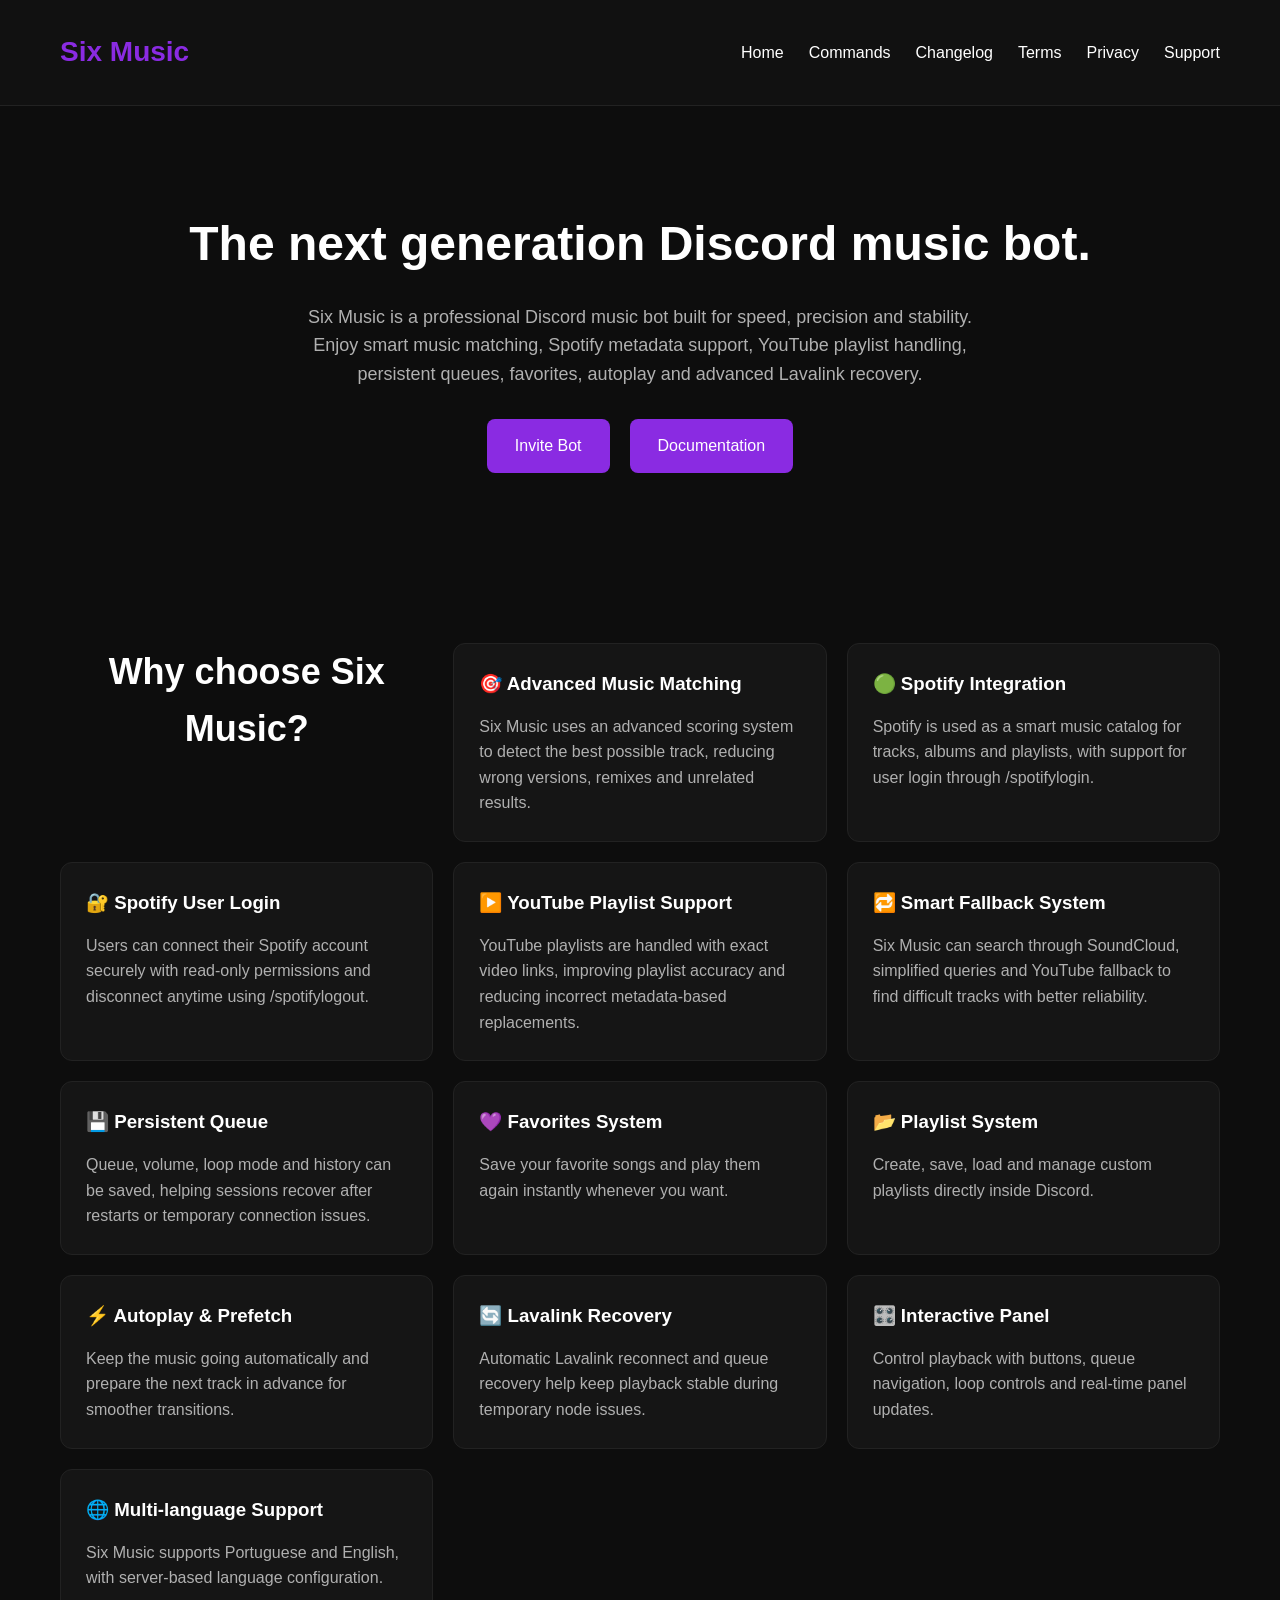
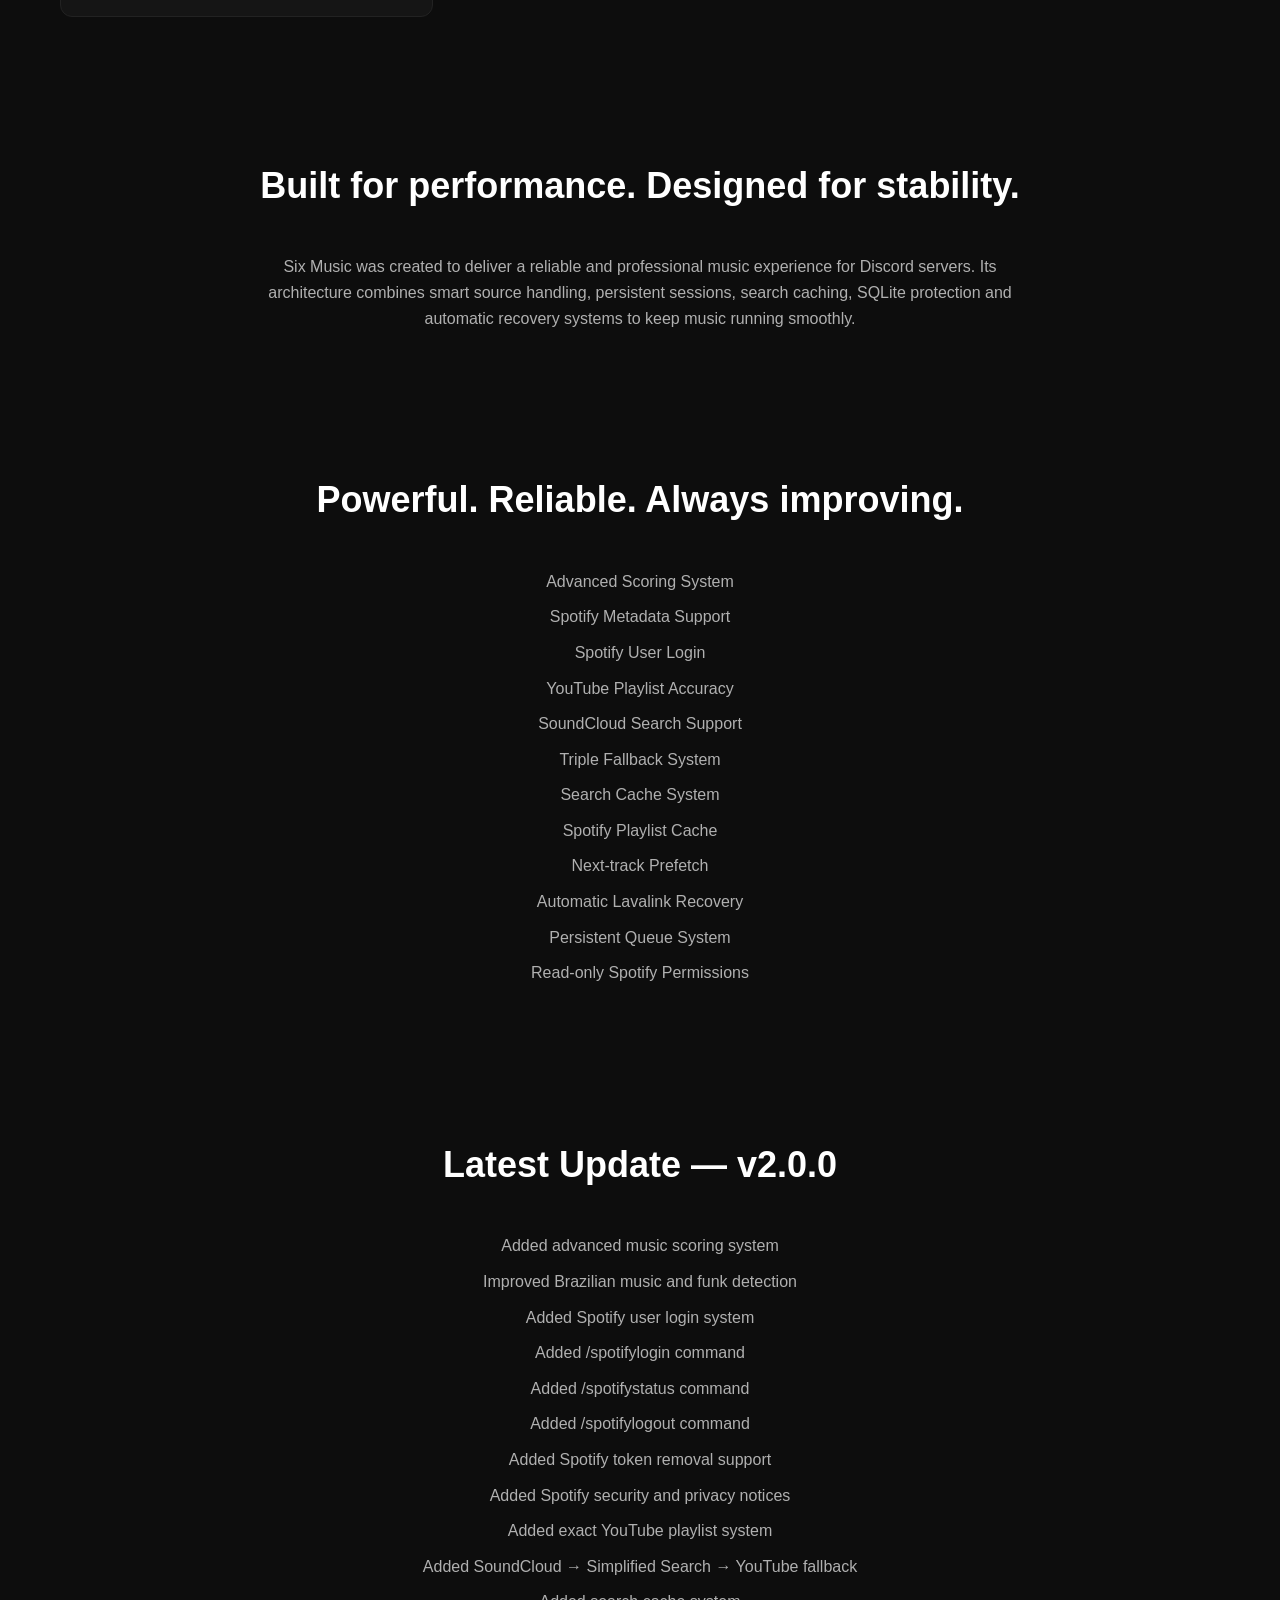
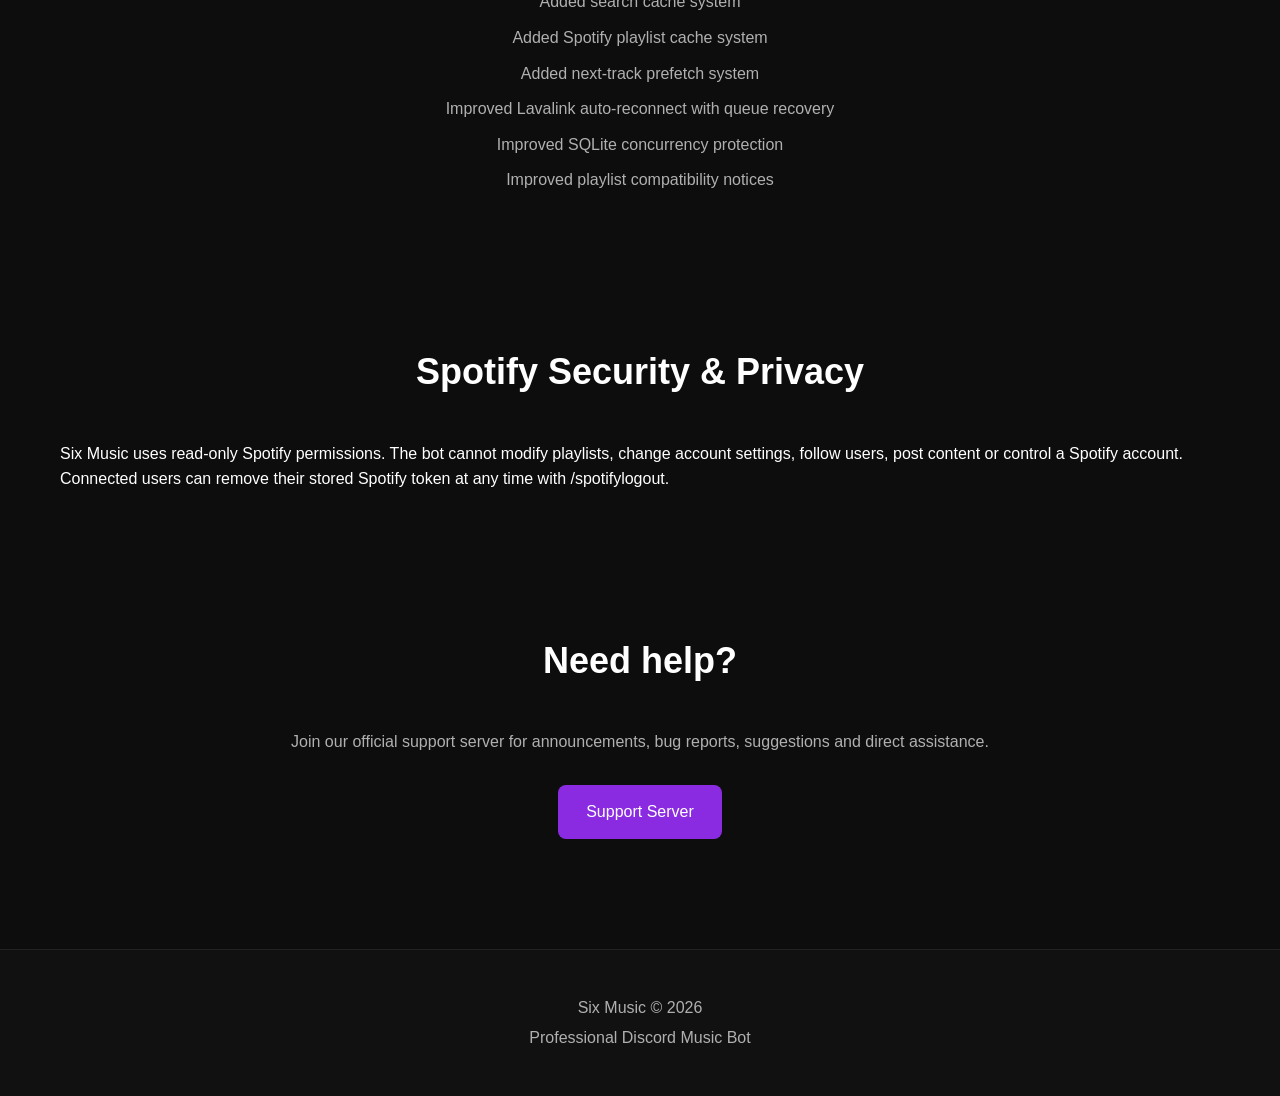
<file: index.html>
<!DOCTYPE html>
<html lang="en">
<head>
    <meta charset="UTF-8">
    <meta name="viewport" content="width=device-width, initial-scale=1.0">
    <title>Six Music</title>
    <link rel="stylesheet" href="style.css">
</head>
<body>

<header>
    <h1>Six Music</h1>
    <nav>
        <a href="index.html">Home</a>
        <a href="commands.html">Commands</a>
        <a href="changelog.html">Changelog</a>
        <a href="terms.html">Terms</a>
        <a href="privacy.html">Privacy</a>
        <a href="support.html">Support</a>
    </nav>
</header>

<section class="hero">
    <h2>The next generation Discord music bot.</h2>
    <p>
        Six Music is a professional Discord music bot built for speed, precision and stability.
        Enjoy smart music matching, Spotify metadata support, YouTube playlist handling,
        persistent queues, favorites, autoplay and advanced Lavalink recovery.
    </p>

    <div class="buttons">
        <a href="https://discord.com/oauth2/authorize?client_id=1349501846972137562&scope=bot%20applications.commands&permissions=0" target="_blank" rel="noopener noreferrer">
            Invite Bot
        </a>

        <a href="commands.html">
            Documentation
        </a>
    </div>
</section>

<section class="features">
    <h2>Why choose Six Music?</h2>

    <div class="card">
        <h3>🎯 Advanced Music Matching</h3>
        <p>
            Six Music uses an advanced scoring system to detect the best possible track,
            reducing wrong versions, remixes and unrelated results.
        </p>
    </div>

    <div class="card">
        <h3>🟢 Spotify Integration</h3>
        <p>
            Spotify is used as a smart music catalog for tracks, albums and playlists,
            with support for user login through /spotifylogin.
        </p>
    </div>

    <div class="card">
        <h3>🔐 Spotify User Login</h3>
        <p>
            Users can connect their Spotify account securely with read-only permissions
            and disconnect anytime using /spotifylogout.
        </p>
    </div>

    <div class="card">
        <h3>▶️ YouTube Playlist Support</h3>
        <p>
            YouTube playlists are handled with exact video links, improving playlist accuracy
            and reducing incorrect metadata-based replacements.
        </p>
    </div>

    <div class="card">
        <h3>🔁 Smart Fallback System</h3>
        <p>
            Six Music can search through SoundCloud, simplified queries and YouTube fallback
            to find difficult tracks with better reliability.
        </p>
    </div>

    <div class="card">
        <h3>💾 Persistent Queue</h3>
        <p>
            Queue, volume, loop mode and history can be saved, helping sessions recover after
            restarts or temporary connection issues.
        </p>
    </div>

    <div class="card">
        <h3>💜 Favorites System</h3>
        <p>
            Save your favorite songs and play them again instantly whenever you want.
        </p>
    </div>

    <div class="card">
        <h3>📂 Playlist System</h3>
        <p>
            Create, save, load and manage custom playlists directly inside Discord.
        </p>
    </div>

    <div class="card">
        <h3>⚡ Autoplay & Prefetch</h3>
        <p>
            Keep the music going automatically and prepare the next track in advance
            for smoother transitions.
        </p>
    </div>

    <div class="card">
        <h3>🔄 Lavalink Recovery</h3>
        <p>
            Automatic Lavalink reconnect and queue recovery help keep playback stable
            during temporary node issues.
        </p>
    </div>

    <div class="card">
        <h3>🎛️ Interactive Panel</h3>
        <p>
            Control playback with buttons, queue navigation, loop controls and real-time panel updates.
        </p>
    </div>

    <div class="card">
        <h3>🌐 Multi-language Support</h3>
        <p>
            Six Music supports Portuguese and English, with server-based language configuration.
        </p>
    </div>
</section>

<section class="about">
    <h2>Built for performance. Designed for stability.</h2>
    <p>
        Six Music was created to deliver a reliable and professional music experience for Discord servers.
        Its architecture combines smart source handling, persistent sessions, search caching,
        SQLite protection and automatic recovery systems to keep music running smoothly.
    </p>
</section>

<section class="stats">
    <h2>Powerful. Reliable. Always improving.</h2>
    <ul>
        <li>Advanced Scoring System</li>
        <li>Spotify Metadata Support</li>
        <li>Spotify User Login</li>
        <li>YouTube Playlist Accuracy</li>
        <li>SoundCloud Search Support</li>
        <li>Triple Fallback System</li>
        <li>Search Cache System</li>
        <li>Spotify Playlist Cache</li>
        <li>Next-track Prefetch</li>
        <li>Automatic Lavalink Recovery</li>
        <li>Persistent Queue System</li>
        <li>Read-only Spotify Permissions</li>
    </ul>
</section>

<section class="update">
    <h2>Latest Update — v2.0.0</h2>
    <ul>
        <li>Added advanced music scoring system</li>
        <li>Improved Brazilian music and funk detection</li>
        <li>Added Spotify user login system</li>
        <li>Added /spotifylogin command</li>
        <li>Added /spotifystatus command</li>
        <li>Added /spotifylogout command</li>
        <li>Added Spotify token removal support</li>
        <li>Added Spotify security and privacy notices</li>
        <li>Added exact YouTube playlist system</li>
        <li>Added SoundCloud → Simplified Search → YouTube fallback</li>
        <li>Added search cache system</li>
        <li>Added Spotify playlist cache system</li>
        <li>Added next-track prefetch system</li>
        <li>Improved Lavalink auto-reconnect with queue recovery</li>
        <li>Improved SQLite concurrency protection</li>
        <li>Improved playlist compatibility notices</li>
    </ul>
</section>

<section class="privacy">
    <h2>Spotify Security & Privacy</h2>
    <p>
        Six Music uses read-only Spotify permissions. The bot cannot modify playlists,
        change account settings, follow users, post content or control a Spotify account.
        Connected users can remove their stored Spotify token at any time with /spotifylogout.
    </p>
</section>

<section class="support">
    <h2>Need help?</h2>
    <p>
        Join our official support server for announcements, bug reports, suggestions and direct assistance.
    </p>

    <div class="buttons">
        <a href="https://discord.gg/Z2CR5yKR52" target="_blank" rel="noopener noreferrer">
            Support Server
        </a>
    </div>
</section>

<footer>
    <p>Six Music © 2026</p>
    <p>Professional Discord Music Bot</p>
</footer>

</body>
</html>
</file>
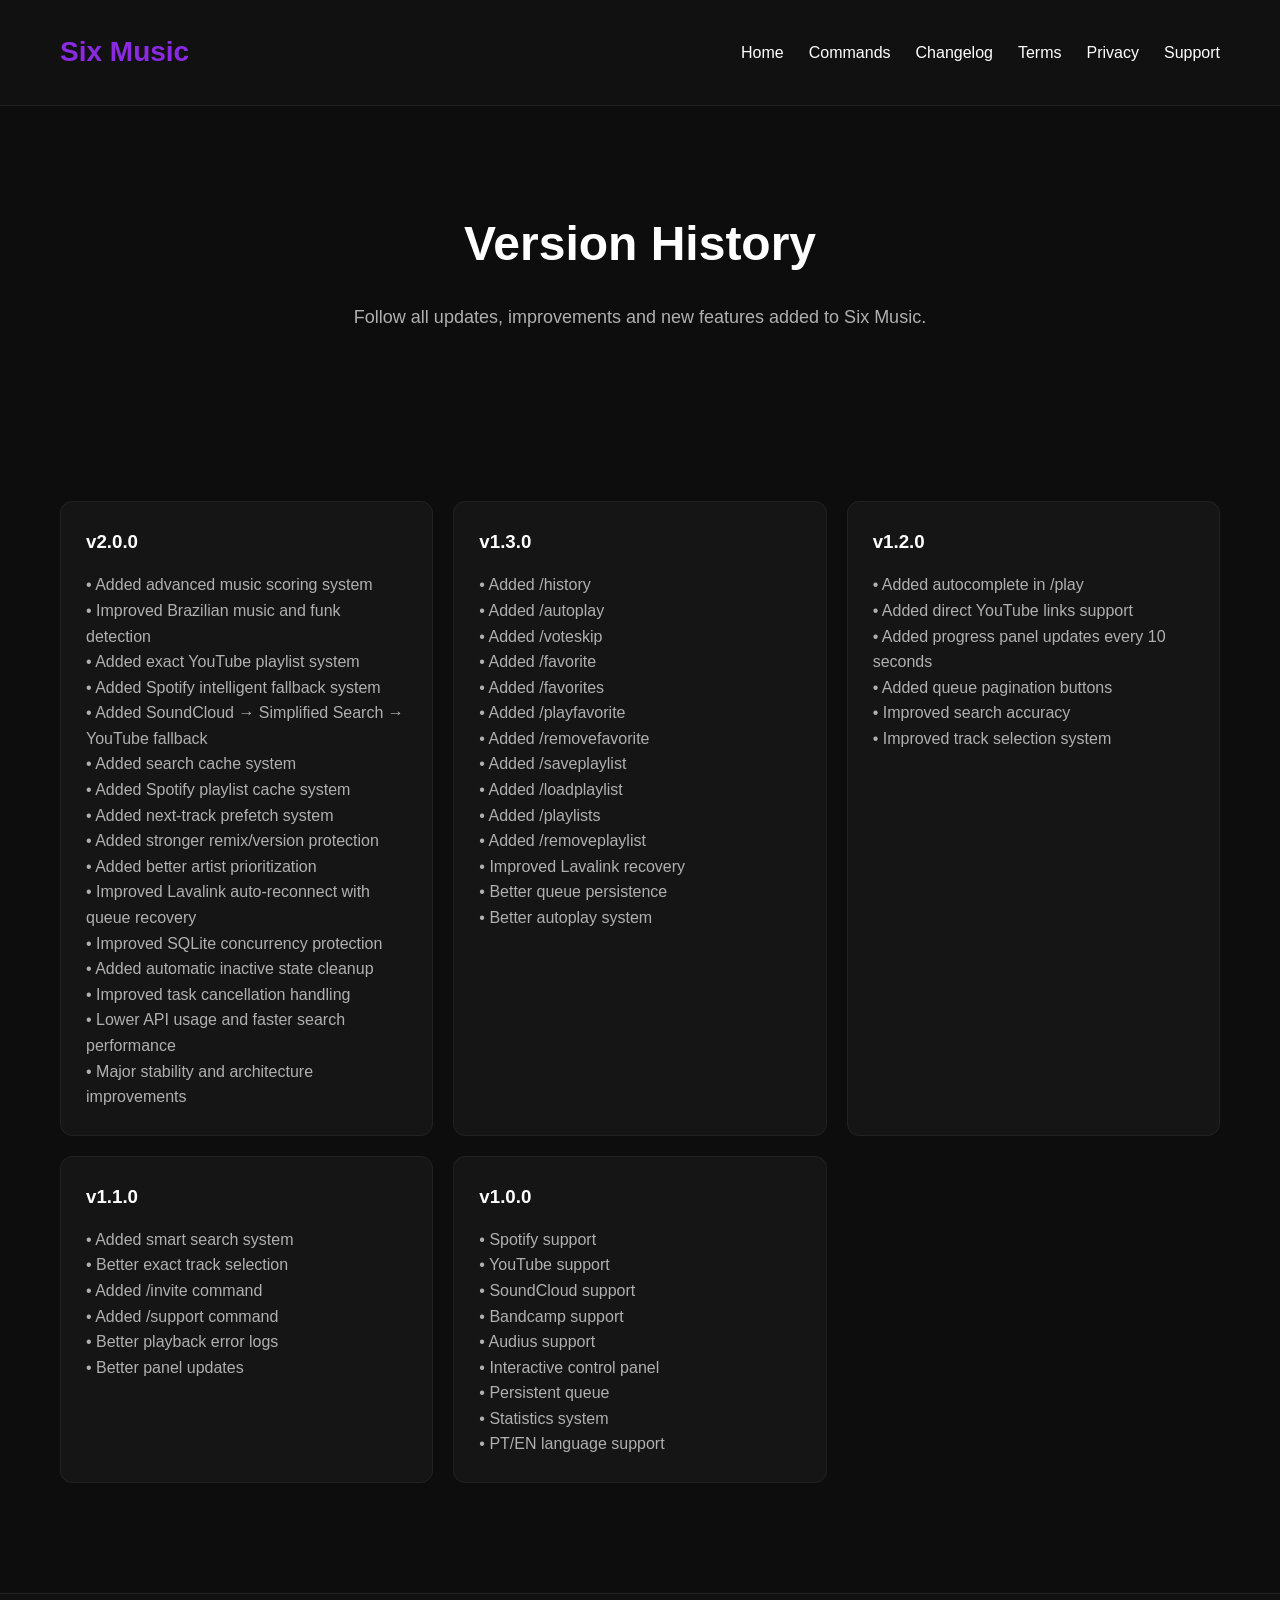
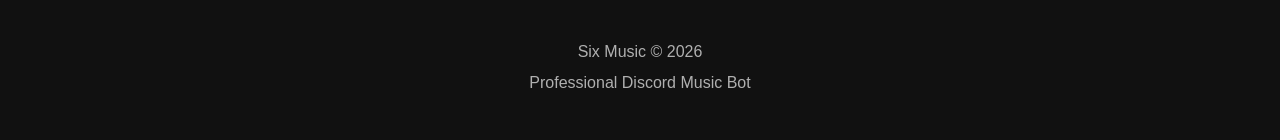
<file: changelog.html>
<!DOCTYPE html>
<html lang="en">
<head>
    <meta charset="UTF-8">
    <meta name="viewport" content="width=device-width, initial-scale=1.0">
    <title>Six Music - Changelog</title>
    <link rel="stylesheet" href="style.css">
</head>
<body>

<header>
    <h1>Six Music</h1>
    <nav>
        <a href="index.html">Home</a>
        <a href="commands.html">Commands</a>
        <a href="changelog.html">Changelog</a>
        <a href="terms.html">Terms</a>
        <a href="privacy.html">Privacy</a>
        <a href="support.html">Support</a>
    </nav>
</header>

<section class="hero">
    <h2>Version History</h2>
    <p>
        Follow all updates, improvements and new features added to Six Music.
    </p>
</section>

<section class="features">

    <div class="card">
        <h3>v2.0.0</h3>
        <p>
            • Added advanced music scoring system<br>
            • Improved Brazilian music and funk detection<br>
            • Added exact YouTube playlist system<br>
            • Added Spotify intelligent fallback system<br>
            • Added SoundCloud → Simplified Search → YouTube fallback<br>
            • Added search cache system<br>
            • Added Spotify playlist cache system<br>
            • Added next-track prefetch system<br>
            • Added stronger remix/version protection<br>
            • Added better artist prioritization<br>
            • Improved Lavalink auto-reconnect with queue recovery<br>
            • Improved SQLite concurrency protection<br>
            • Added automatic inactive state cleanup<br>
            • Improved task cancellation handling<br>
            • Lower API usage and faster search performance<br>
            • Major stability and architecture improvements
        </p>
    </div>

    <div class="card">
        <h3>v1.3.0</h3>
        <p>
            • Added /history<br>
            • Added /autoplay<br>
            • Added /voteskip<br>
            • Added /favorite<br>
            • Added /favorites<br>
            • Added /playfavorite<br>
            • Added /removefavorite<br>
            • Added /saveplaylist<br>
            • Added /loadplaylist<br>
            • Added /playlists<br>
            • Added /removeplaylist<br>
            • Improved Lavalink recovery<br>
            • Better queue persistence<br>
            • Better autoplay system
        </p>
    </div>

    <div class="card">
        <h3>v1.2.0</h3>
        <p>
            • Added autocomplete in /play<br>
            • Added direct YouTube links support<br>
            • Added progress panel updates every 10 seconds<br>
            • Added queue pagination buttons<br>
            • Improved search accuracy<br>
            • Improved track selection system
        </p>
    </div>

    <div class="card">
        <h3>v1.1.0</h3>
        <p>
            • Added smart search system<br>
            • Better exact track selection<br>
            • Added /invite command<br>
            • Added /support command<br>
            • Better playback error logs<br>
            • Better panel updates
        </p>
    </div>

    <div class="card">
        <h3>v1.0.0</h3>
        <p>
            • Spotify support<br>
            • YouTube support<br>
            • SoundCloud support<br>
            • Bandcamp support<br>
            • Audius support<br>
            • Interactive control panel<br>
            • Persistent queue<br>
            • Statistics system<br>
            • PT/EN language support
        </p>
    </div>

</section>

<footer>
    <p>Six Music © 2026</p>
    <p>Professional Discord Music Bot</p>
</footer>

</body>
</html>
</file>
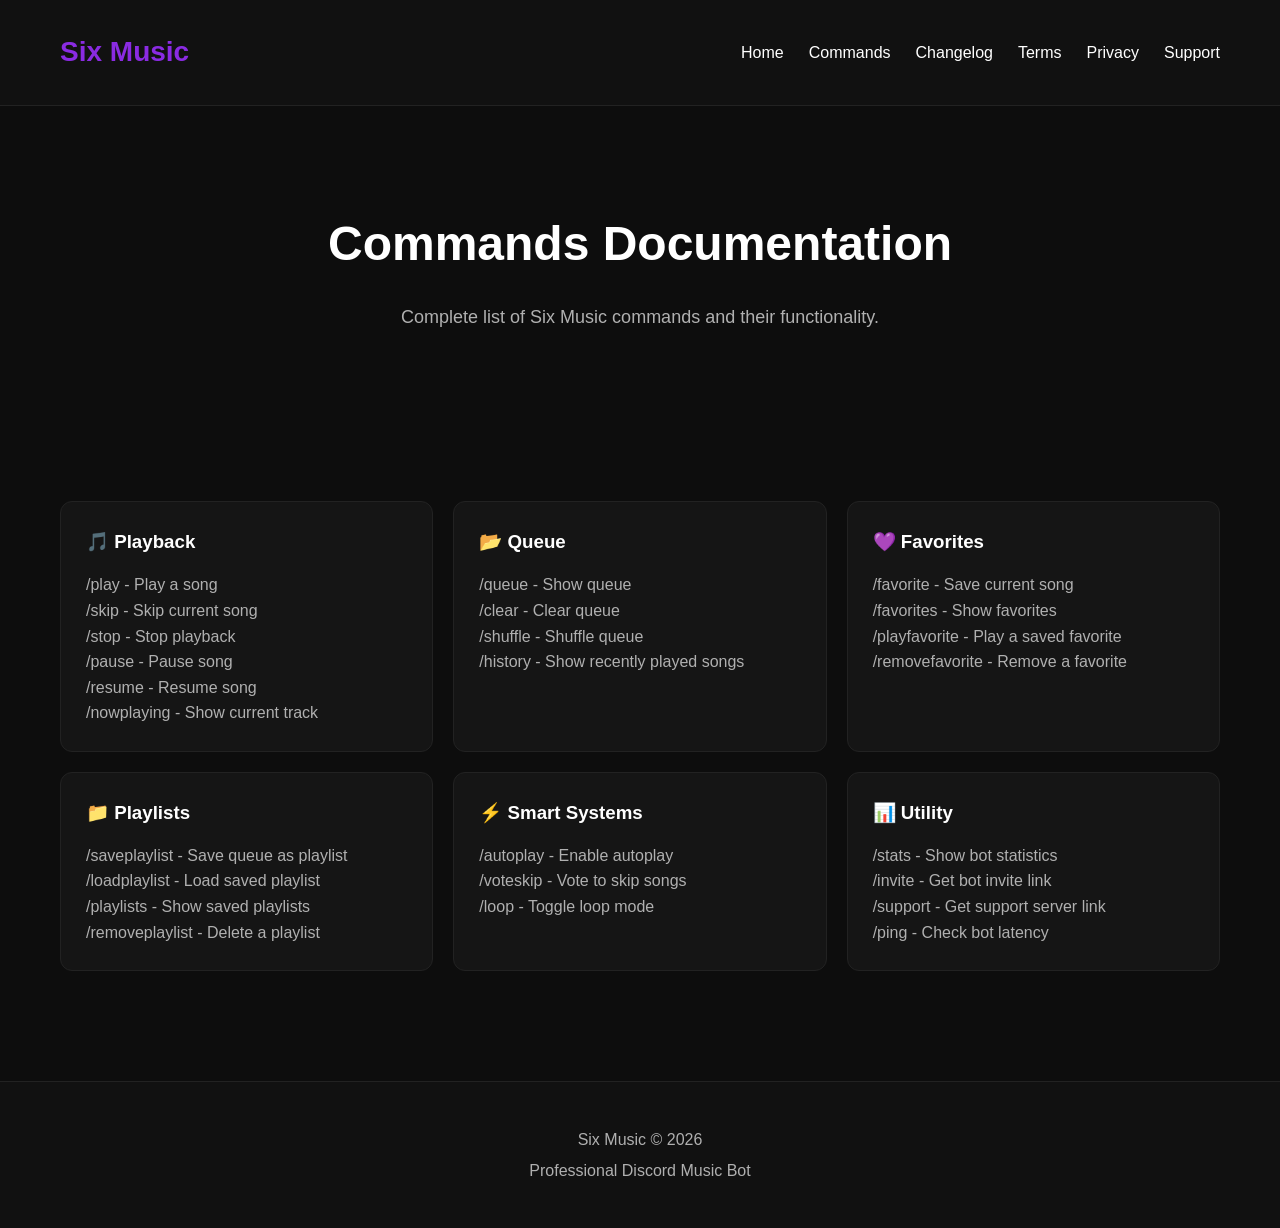
<file: commands.html>
<!DOCTYPE html>
<html lang="en">
<head>
    <meta charset="UTF-8">
    <meta name="viewport" content="width=device-width, initial-scale=1.0">
    <title>Six Music - Commands</title>
    <link rel="stylesheet" href="style.css">
</head>
<body>

<header>
    <h1>Six Music</h1>
    <nav>
        <a href="index.html">Home</a>
        <a href="commands.html">Commands</a>
        <a href="changelog.html">Changelog</a>
        <a href="terms.html">Terms</a>
        <a href="privacy.html">Privacy</a>
        <a href="support.html">Support</a>
    </nav>
</header>

<section class="hero">
    <h2>Commands Documentation</h2>
    <p>
        Complete list of Six Music commands and their functionality.
    </p>
</section>

<section class="features">

    <div class="card">
        <h3>🎵 Playback</h3>
        <p>
            /play - Play a song<br>
            /skip - Skip current song<br>
            /stop - Stop playback<br>
            /pause - Pause song<br>
            /resume - Resume song<br>
            /nowplaying - Show current track
        </p>
    </div>

    <div class="card">
        <h3>📂 Queue</h3>
        <p>
            /queue - Show queue<br>
            /clear - Clear queue<br>
            /shuffle - Shuffle queue<br>
            /history - Show recently played songs
        </p>
    </div>

    <div class="card">
        <h3>💜 Favorites</h3>
        <p>
            /favorite - Save current song<br>
            /favorites - Show favorites<br>
            /playfavorite - Play a saved favorite<br>
            /removefavorite - Remove a favorite
        </p>
    </div>

    <div class="card">
        <h3>📁 Playlists</h3>
        <p>
            /saveplaylist - Save queue as playlist<br>
            /loadplaylist - Load saved playlist<br>
            /playlists - Show saved playlists<br>
            /removeplaylist - Delete a playlist
        </p>
    </div>

    <div class="card">
        <h3>⚡ Smart Systems</h3>
        <p>
            /autoplay - Enable autoplay<br>
            /voteskip - Vote to skip songs<br>
            /loop - Toggle loop mode
        </p>
    </div>

    <div class="card">
        <h3>📊 Utility</h3>
        <p>
            /stats - Show bot statistics<br>
            /invite - Get bot invite link<br>
            /support - Get support server link<br>
            /ping - Check bot latency
        </p>
    </div>

</section>

<footer>
    <p>Six Music © 2026</p>
    <p>Professional Discord Music Bot</p>
</footer>

</body>
</html>
</file>
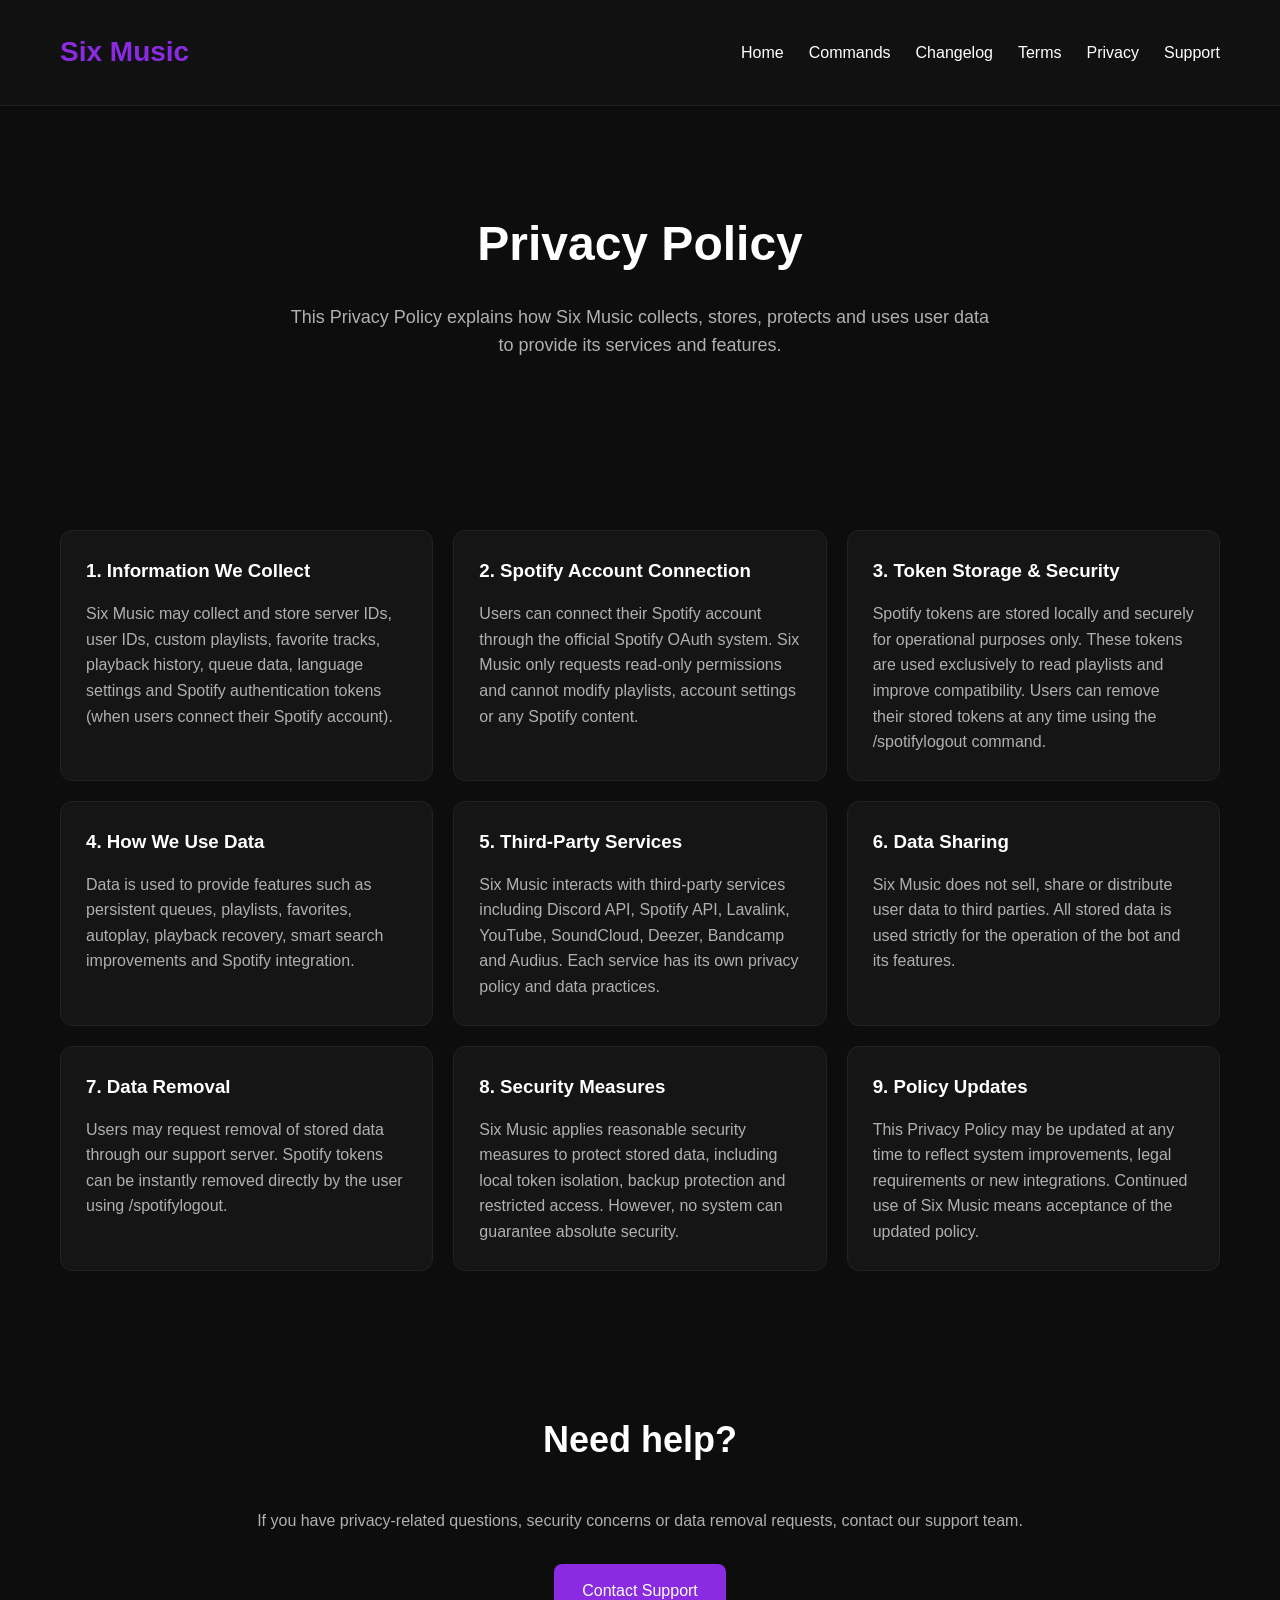
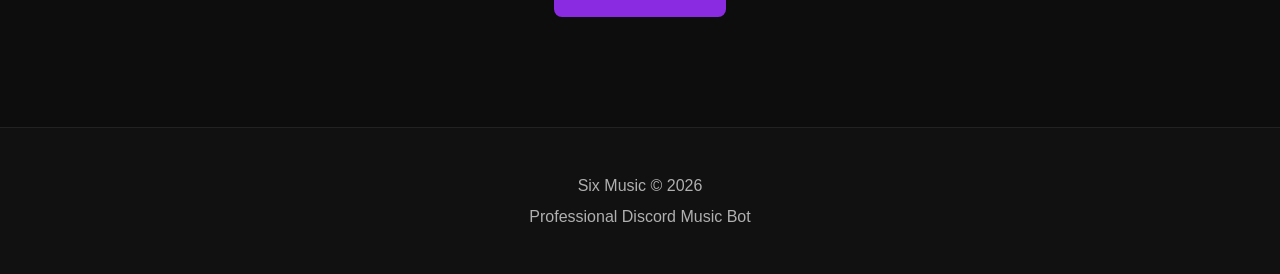
<file: privacy.html>
<!DOCTYPE html>
<html lang="en">
<head>
    <meta charset="UTF-8">
    <meta name="viewport" content="width=device-width, initial-scale=1.0">
    <title>Six Music - Privacy Policy</title>
    <link rel="stylesheet" href="style.css">
</head>
<body>

<header>
    <h1>Six Music</h1>
    <nav>
        <a href="index.html">Home</a>
        <a href="commands.html">Commands</a>
        <a href="changelog.html">Changelog</a>
        <a href="terms.html">Terms</a>
        <a href="privacy.html">Privacy</a>
        <a href="support.html">Support</a>
    </nav>
</header>

<section class="hero">
    <h2>Privacy Policy</h2>
    <p>
        This Privacy Policy explains how Six Music collects, stores, protects and uses user data
        to provide its services and features.
    </p>
</section>

<section class="features">

    <div class="card">
        <h3>1. Information We Collect</h3>
        <p>
            Six Music may collect and store server IDs, user IDs, custom playlists,
            favorite tracks, playback history, queue data, language settings and
            Spotify authentication tokens (when users connect their Spotify account).
        </p>
    </div>

    <div class="card">
        <h3>2. Spotify Account Connection</h3>
        <p>
            Users can connect their Spotify account through the official Spotify OAuth system.
            Six Music only requests read-only permissions and cannot modify playlists,
            account settings or any Spotify content.
        </p>
    </div>

    <div class="card">
        <h3>3. Token Storage & Security</h3>
        <p>
            Spotify tokens are stored locally and securely for operational purposes only.
            These tokens are used exclusively to read playlists and improve compatibility.
            Users can remove their stored tokens at any time using the /spotifylogout command.
        </p>
    </div>

    <div class="card">
        <h3>4. How We Use Data</h3>
        <p>
            Data is used to provide features such as persistent queues, playlists,
            favorites, autoplay, playback recovery, smart search improvements
            and Spotify integration.
        </p>
    </div>

    <div class="card">
        <h3>5. Third-Party Services</h3>
        <p>
            Six Music interacts with third-party services including Discord API,
            Spotify API, Lavalink, YouTube, SoundCloud, Deezer, Bandcamp and Audius.
            Each service has its own privacy policy and data practices.
        </p>
    </div>

    <div class="card">
        <h3>6. Data Sharing</h3>
        <p>
            Six Music does not sell, share or distribute user data to third parties.
            All stored data is used strictly for the operation of the bot and its features.
        </p>
    </div>

    <div class="card">
        <h3>7. Data Removal</h3>
        <p>
            Users may request removal of stored data through our support server.
            Spotify tokens can be instantly removed directly by the user using /spotifylogout.
        </p>
    </div>

    <div class="card">
        <h3>8. Security Measures</h3>
        <p>
            Six Music applies reasonable security measures to protect stored data,
            including local token isolation, backup protection and restricted access.
            However, no system can guarantee absolute security.
        </p>
    </div>

    <div class="card">
        <h3>9. Policy Updates</h3>
        <p>
            This Privacy Policy may be updated at any time to reflect system improvements,
            legal requirements or new integrations. Continued use of Six Music means acceptance
            of the updated policy.
        </p>
    </div>

</section>

<section class="support">
    <h2>Need help?</h2>
    <p>
        If you have privacy-related questions, security concerns or data removal requests,
        contact our support team.
    </p>

    <div class="buttons">
        <a href="https://discord.gg/Z2CR5yKR52" target="_blank" rel="noopener noreferrer">
            Contact Support
        </a>
    </div>
</section>

<footer>
    <p>Six Music © 2026</p>
    <p>Professional Discord Music Bot</p>
</footer>

</body>
</html>
</file>
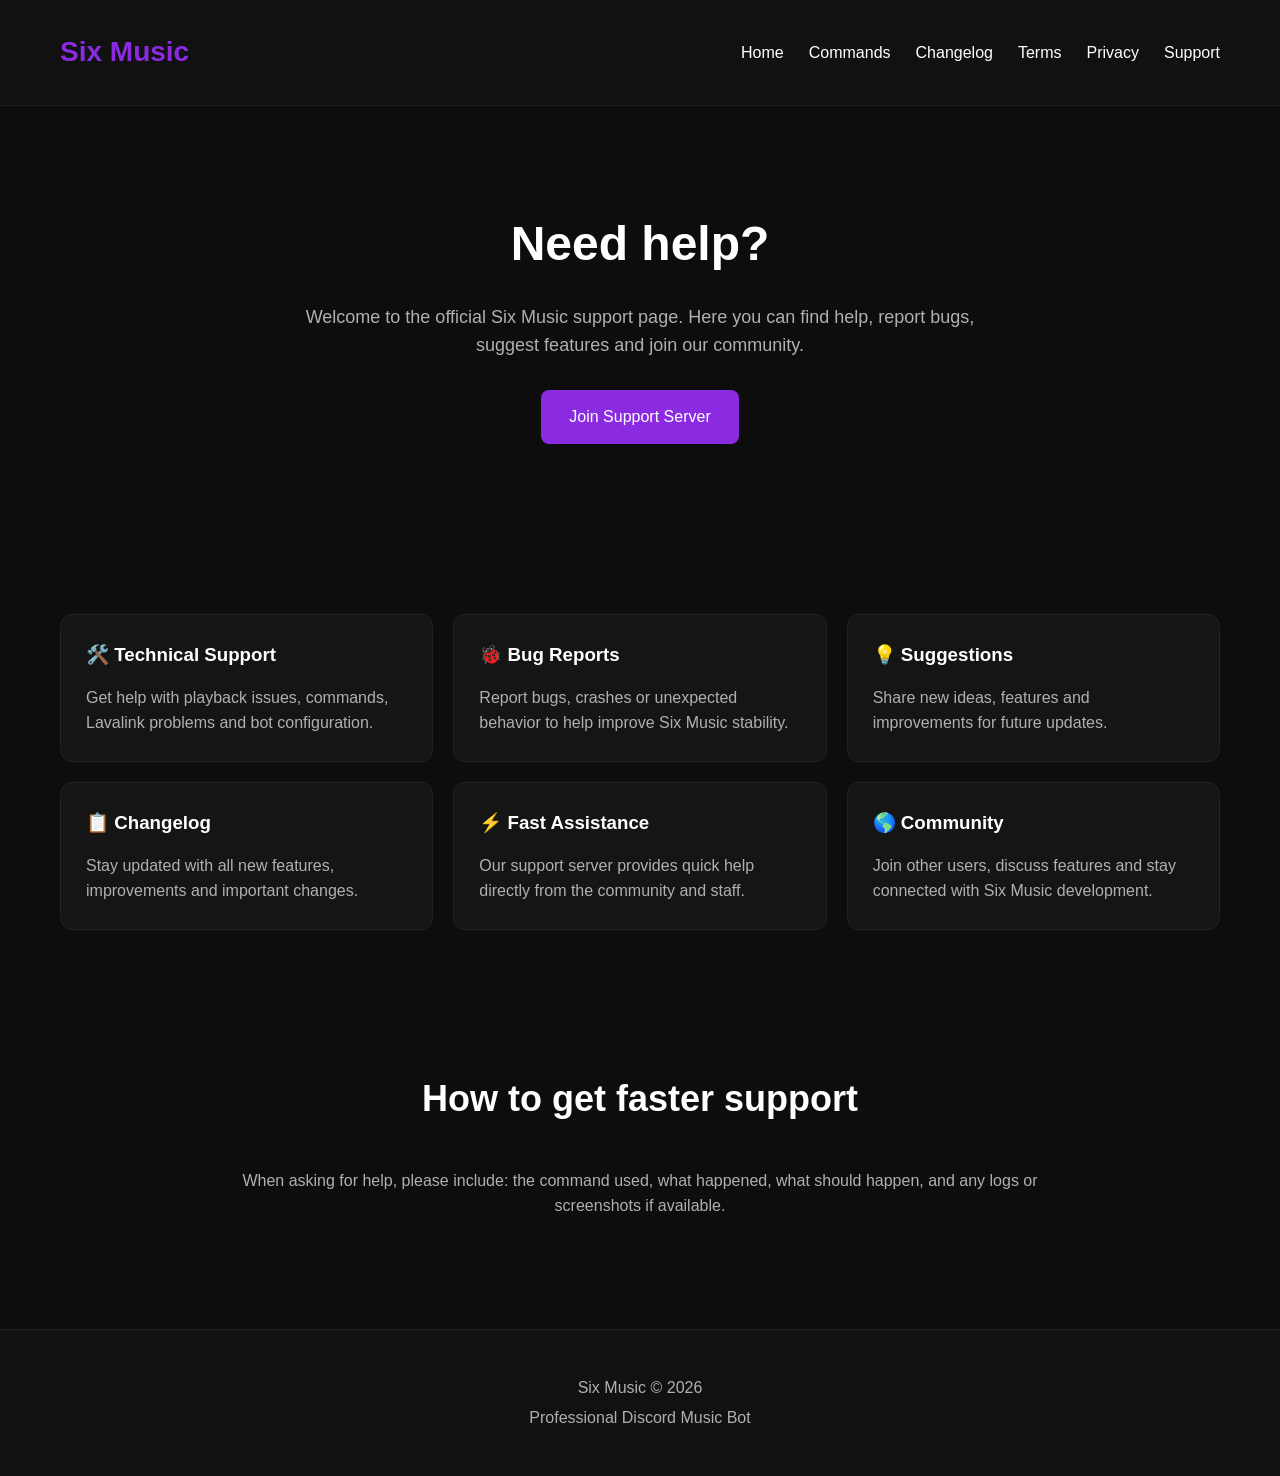
<file: support.html>
<!DOCTYPE html>
<html lang="en">
<head>
    <meta charset="UTF-8">
    <meta name="viewport" content="width=device-width, initial-scale=1.0">
    <title>Six Music - Support</title>
    <link rel="stylesheet" href="style.css">
</head>
<body>

<header>
    <h1>Six Music</h1>
    <nav>
        <a href="index.html">Home</a>
        <a href="commands.html">Commands</a>
        <a href="changelog.html">Changelog</a>
        <a href="terms.html">Terms</a>
        <a href="privacy.html">Privacy</a>
        <a href="support.html">Support</a>
    </nav>
</header>

<section class="hero">
    <h2>Need help?</h2>
    <p>
        Welcome to the official Six Music support page.
        Here you can find help, report bugs, suggest features and join our community.
    </p>

    <div class="buttons">
        <a href="https://discord.gg/Z2CR5yKR52" target="_blank">
            Join Support Server
        </a>
    </div>
</section>

<section class="features">

    <div class="card">
        <h3>🛠️ Technical Support</h3>
        <p>
            Get help with playback issues, commands, Lavalink problems and bot configuration.
        </p>
    </div>

    <div class="card">
        <h3>🐞 Bug Reports</h3>
        <p>
            Report bugs, crashes or unexpected behavior to help improve Six Music stability.
        </p>
    </div>

    <div class="card">
        <h3>💡 Suggestions</h3>
        <p>
            Share new ideas, features and improvements for future updates.
        </p>
    </div>

    <div class="card">
        <h3>📋 Changelog</h3>
        <p>
            Stay updated with all new features, improvements and important changes.
        </p>
    </div>

    <div class="card">
        <h3>⚡ Fast Assistance</h3>
        <p>
            Our support server provides quick help directly from the community and staff.
        </p>
    </div>

    <div class="card">
        <h3>🌎 Community</h3>
        <p>
            Join other users, discuss features and stay connected with Six Music development.
        </p>
    </div>

</section>

<section class="about">
    <h2>How to get faster support</h2>
    <p>
        When asking for help, please include:
        the command used, what happened, what should happen,
        and any logs or screenshots if available.
    </p>
</section>

<footer>
    <p>Six Music © 2026</p>
    <p>Professional Discord Music Bot</p>
</footer>

</body>
</html>
</file>
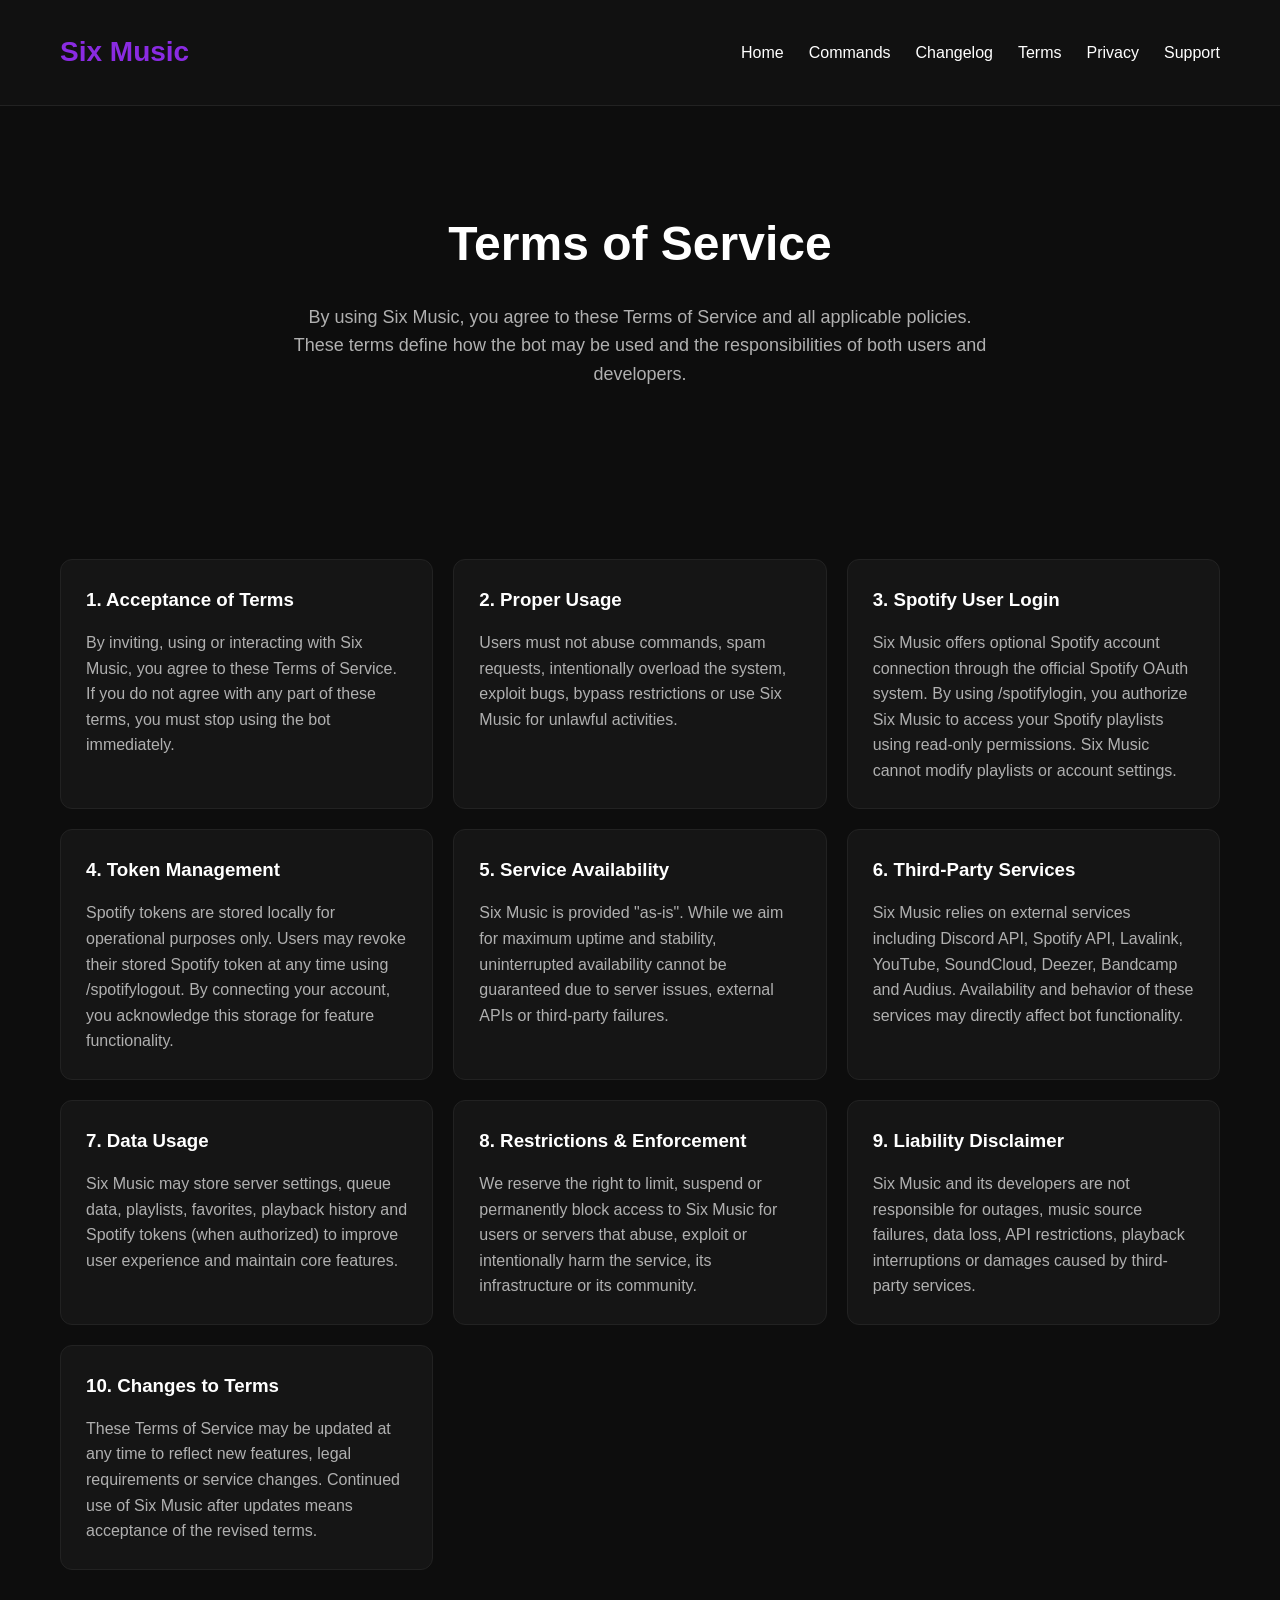
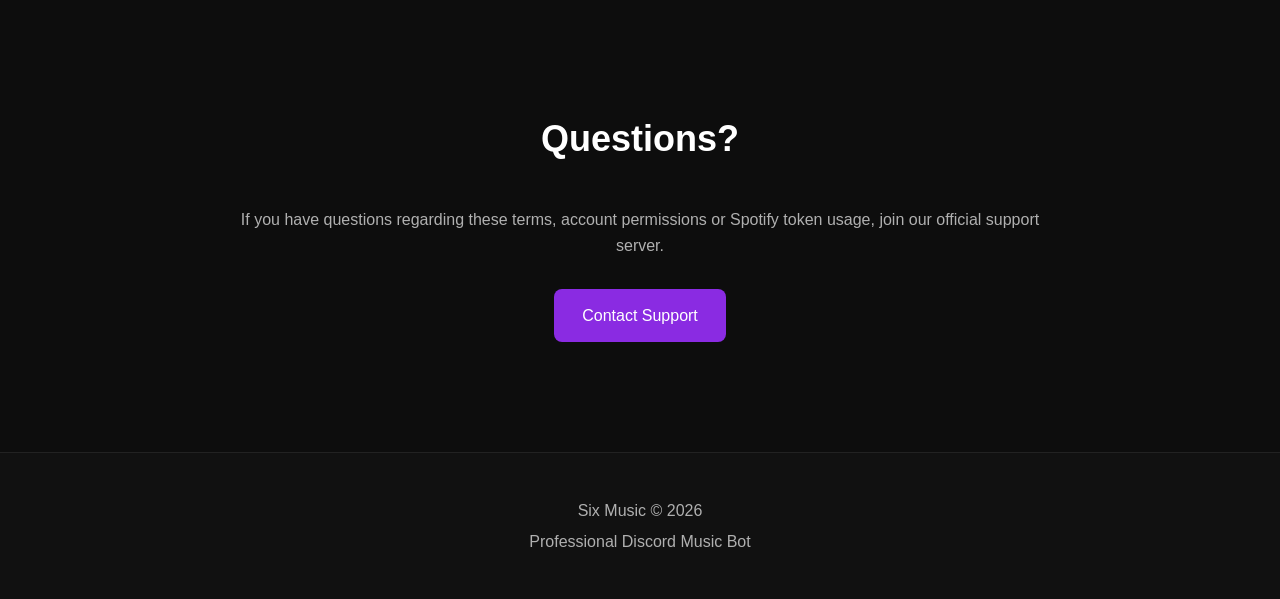
<file: terms.html>
<!DOCTYPE html>
<html lang="en">
<head>
    <meta charset="UTF-8">
    <meta name="viewport" content="width=device-width, initial-scale=1.0">
    <title>Six Music - Terms of Service</title>
    <link rel="stylesheet" href="style.css">
</head>
<body>

<header>
    <h1>Six Music</h1>
    <nav>
        <a href="index.html">Home</a>
        <a href="commands.html">Commands</a>
        <a href="changelog.html">Changelog</a>
        <a href="terms.html">Terms</a>
        <a href="privacy.html">Privacy</a>
        <a href="support.html">Support</a>
    </nav>
</header>

<section class="hero">
    <h2>Terms of Service</h2>
    <p>
        By using Six Music, you agree to these Terms of Service and all applicable policies.
        These terms define how the bot may be used and the responsibilities of both users and developers.
    </p>
</section>

<section class="features">

    <div class="card">
        <h3>1. Acceptance of Terms</h3>
        <p>
            By inviting, using or interacting with Six Music, you agree to these Terms of Service.
            If you do not agree with any part of these terms, you must stop using the bot immediately.
        </p>
    </div>

    <div class="card">
        <h3>2. Proper Usage</h3>
        <p>
            Users must not abuse commands, spam requests, intentionally overload the system,
            exploit bugs, bypass restrictions or use Six Music for unlawful activities.
        </p>
    </div>

    <div class="card">
        <h3>3. Spotify User Login</h3>
        <p>
            Six Music offers optional Spotify account connection through the official Spotify OAuth system.
            By using /spotifylogin, you authorize Six Music to access your Spotify playlists
            using read-only permissions. Six Music cannot modify playlists or account settings.
        </p>
    </div>

    <div class="card">
        <h3>4. Token Management</h3>
        <p>
            Spotify tokens are stored locally for operational purposes only.
            Users may revoke their stored Spotify token at any time using /spotifylogout.
            By connecting your account, you acknowledge this storage for feature functionality.
        </p>
    </div>

    <div class="card">
        <h3>5. Service Availability</h3>
        <p>
            Six Music is provided "as-is". While we aim for maximum uptime and stability,
            uninterrupted availability cannot be guaranteed due to server issues,
            external APIs or third-party failures.
        </p>
    </div>

    <div class="card">
        <h3>6. Third-Party Services</h3>
        <p>
            Six Music relies on external services including Discord API, Spotify API,
            Lavalink, YouTube, SoundCloud, Deezer, Bandcamp and Audius.
            Availability and behavior of these services may directly affect bot functionality.
        </p>
    </div>

    <div class="card">
        <h3>7. Data Usage</h3>
        <p>
            Six Music may store server settings, queue data, playlists, favorites,
            playback history and Spotify tokens (when authorized) to improve user experience
            and maintain core features.
        </p>
    </div>

    <div class="card">
        <h3>8. Restrictions & Enforcement</h3>
        <p>
            We reserve the right to limit, suspend or permanently block access to Six Music
            for users or servers that abuse, exploit or intentionally harm the service,
            its infrastructure or its community.
        </p>
    </div>

    <div class="card">
        <h3>9. Liability Disclaimer</h3>
        <p>
            Six Music and its developers are not responsible for outages, music source failures,
            data loss, API restrictions, playback interruptions or damages caused by third-party services.
        </p>
    </div>

    <div class="card">
        <h3>10. Changes to Terms</h3>
        <p>
            These Terms of Service may be updated at any time to reflect new features,
            legal requirements or service changes. Continued use of Six Music after updates
            means acceptance of the revised terms.
        </p>
    </div>

</section>

<section class="support">
    <h2>Questions?</h2>
    <p>
        If you have questions regarding these terms, account permissions or Spotify token usage,
        join our official support server.
    </p>

    <div class="buttons">
        <a href="https://discord.gg/Z2CR5yKR52" target="_blank" rel="noopener noreferrer">
            Contact Support
        </a>
    </div>
</section>

<footer>
    <p>Six Music © 2026</p>
    <p>Professional Discord Music Bot</p>
</footer>

</body>
</html>
</file>
<file: style.css>
* {
    margin: 0;
    padding: 0;
    box-sizing: border-box;
}

body {
    font-family: Arial, sans-serif;
    background: #0d0d0d;
    color: white;
    line-height: 1.6;
}

header {
    display: flex;
    justify-content: space-between;
    align-items: center;
    padding: 30px 60px;
    background: #111;
    border-bottom: 1px solid #222;
}

header h1 {
    color: #8A2BE2;
    font-size: 28px;
}

nav {
    display: flex;
    align-items: center;
    gap: 25px;
}

nav a {
    color: white;
    text-decoration: none;
    transition: 0.3s;
}

nav a:hover {
    color: #8A2BE2;
}

.hero {
    text-align: center;
    padding: 100px 20px;
}

.hero h2 {
    font-size: 48px;
    margin-bottom: 20px;
}

.hero p {
    max-width: 700px;
    margin: auto;
    color: #b0b0b0;
    font-size: 18px;
}

.buttons {
    margin-top: 30px;
    display: flex;
    justify-content: center;
    gap: 20px;
    flex-wrap: wrap;
}

.buttons a {
    display: inline-block;
    padding: 14px 28px;
    background: #8A2BE2;
    color: white;
    text-decoration: none;
    border-radius: 8px;
    transition: 0.3s;
}

.buttons a:hover {
    background: #6f1fd1;
    transform: translateY(-2px);
}

section {
    padding: 70px 60px;
}

section h2 {
    text-align: center;
    margin-bottom: 40px;
    font-size: 36px;
}

.features {
    display: grid;
    grid-template-columns: repeat(auto-fit, minmax(300px, 1fr));
    gap: 20px;
}

.card {
    background: #151515;
    padding: 25px;
    border-radius: 12px;
    border: 1px solid #222;
    transition: 0.3s;
}

.card:hover {
    border-color: #8A2BE2;
    transform: translateY(-5px);
}

.card h3 {
    margin-bottom: 15px;
}

.card p {
    color: #b0b0b0;
}

.about p,
.support p {
    max-width: 800px;
    margin: auto;
    text-align: center;
    color: #b0b0b0;
}

.stats ul,
.update ul {
    list-style: none;
    text-align: center;
}

.stats li,
.update li {
    margin: 10px 0;
    color: #b0b0b0;
}

.support .buttons {
    display: flex;
    justify-content: center;
    margin-top: 30px;
}

footer {
    text-align: center;
    padding: 40px;
    background: #111;
    border-top: 1px solid #222;
    margin-top: 40px;
}

footer p {
    margin: 5px 0;
    color: #b0b0b0;
}

@media (max-width: 768px) {
    header {
        flex-direction: column;
        gap: 20px;
        padding: 25px 20px;
    }

    nav {
        flex-wrap: wrap;
        justify-content: center;
        gap: 15px;
    }

    .hero h2 {
        font-size: 32px;
    }

    section {
        padding: 50px 20px;
    }

    .buttons {
        flex-direction: column;
        align-items: center;
    }
}
</file>
